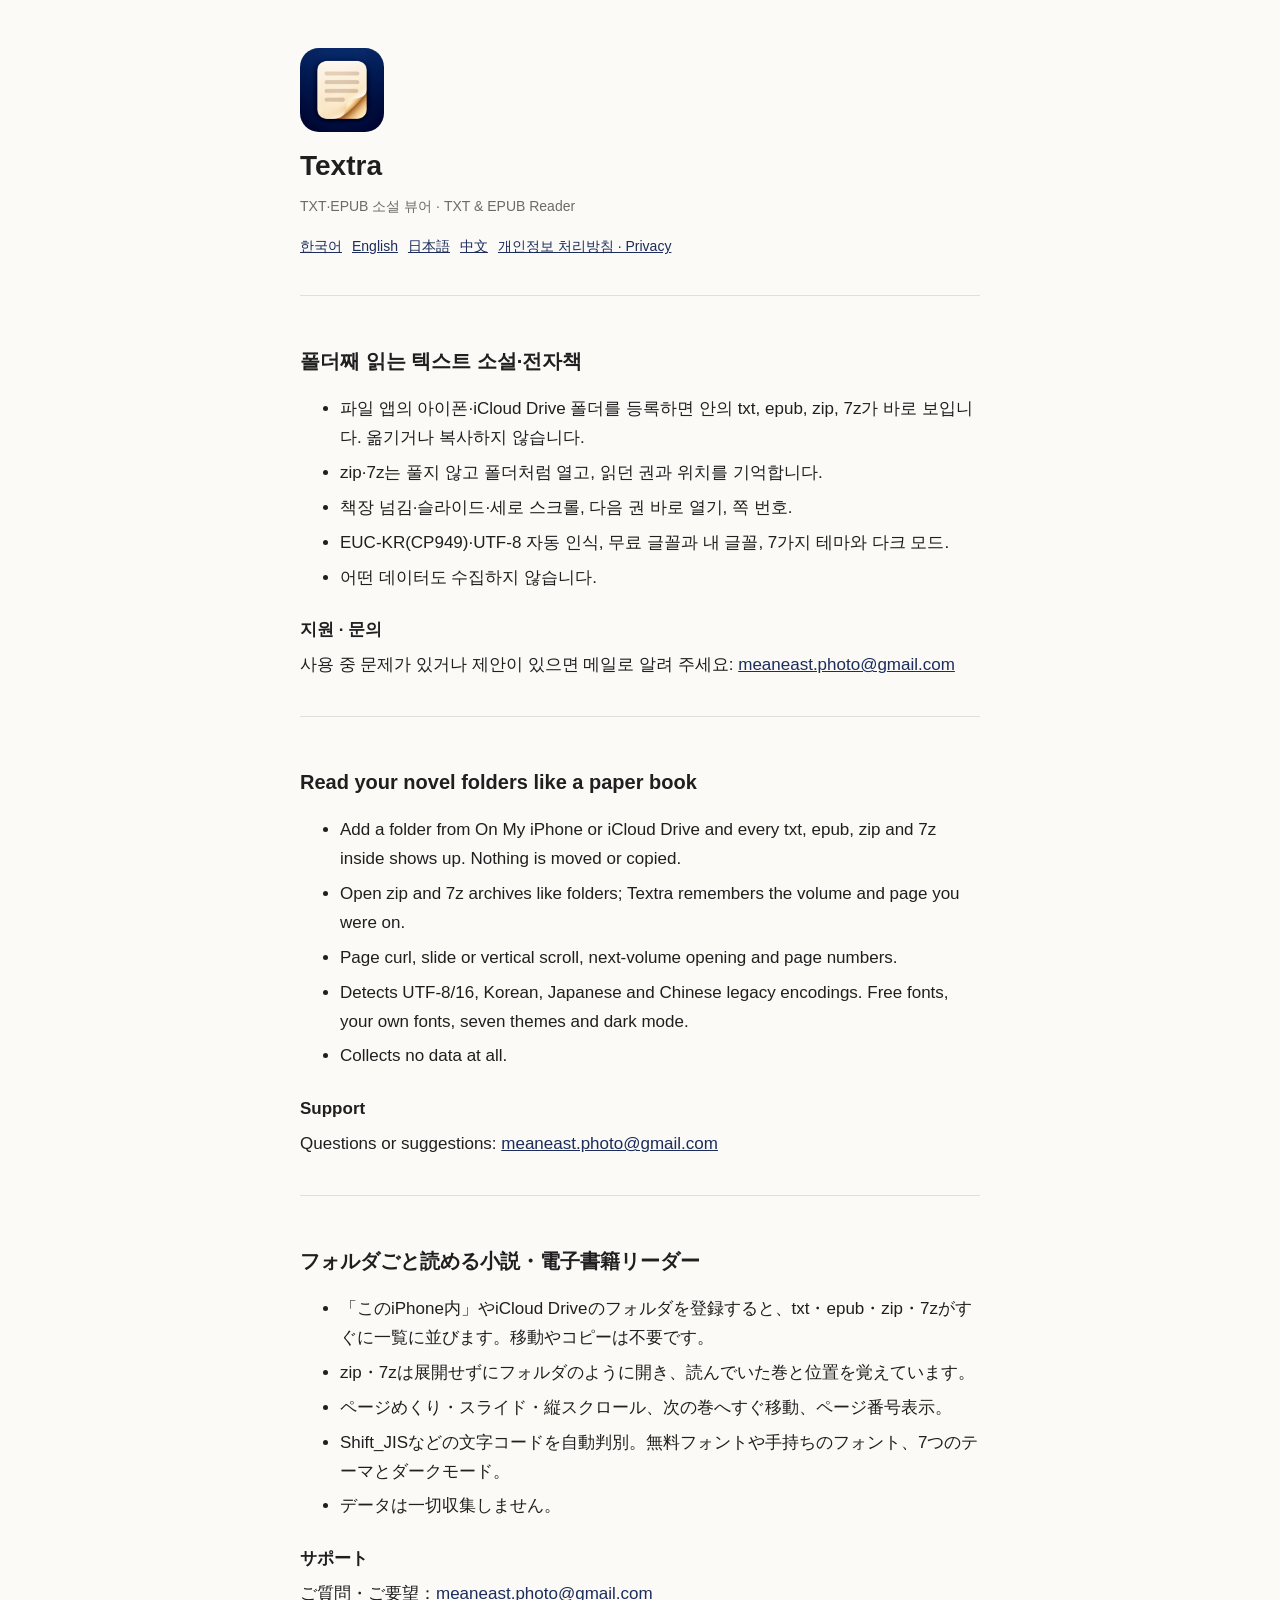
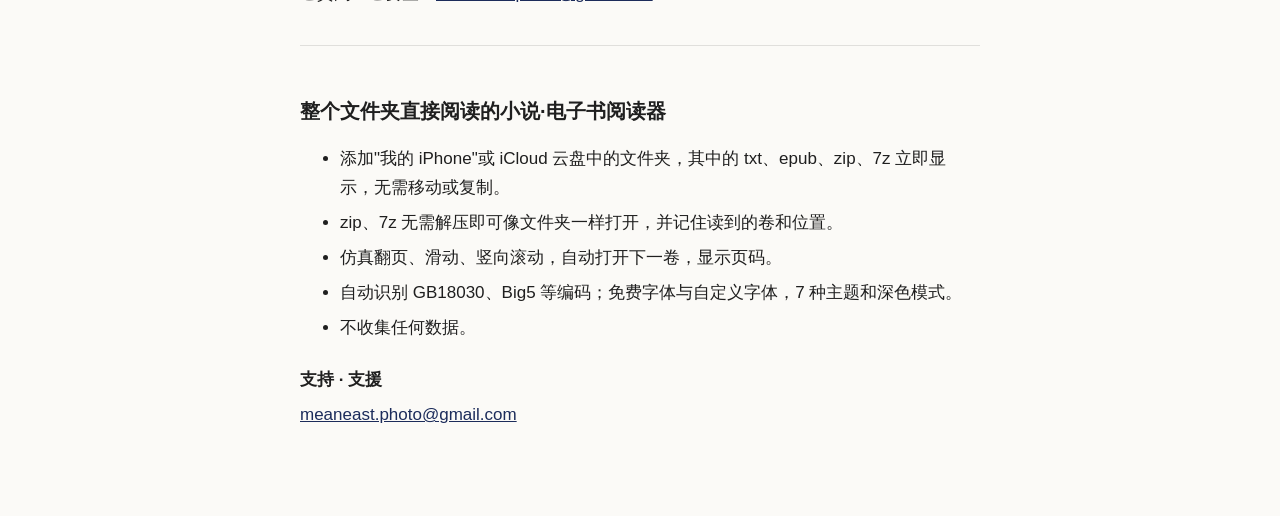
<file: index.html>
<!doctype html>
<html lang="ko">
<head>
<meta charset="utf-8">
<meta name="viewport" content="width=device-width,initial-scale=1">
<title>Textra - TXT·EPUB 소설 뷰어</title>
<meta name="description" content="아이폰과 iCloud Drive의 소설 폴더를 그대로 등록하고 종이책처럼 넘겨 읽는 TXT·EPUB 뷰어.">
<link rel="stylesheet" href="style.css">
</head>
<body>
<main>
<img class="icon" src="icon.png" alt="Textra">
<h1>Textra</h1>
<p class="muted">TXT·EPUB 소설 뷰어 · TXT &amp; EPUB Reader</p>
<nav><a href="#ko">한국어</a><a href="#en">English</a><a href="#ja">日本語</a><a href="#zh">中文</a><a href="privacy.html">개인정보 처리방침 · Privacy</a></nav>

<section id="ko" lang="ko">
<h2>폴더째 읽는 텍스트 소설·전자책</h2>
<ul>
<li>파일 앱의 아이폰·iCloud Drive 폴더를 등록하면 안의 txt, epub, zip, 7z가 바로 보입니다. 옮기거나 복사하지 않습니다.</li>
<li>zip·7z는 풀지 않고 폴더처럼 열고, 읽던 권과 위치를 기억합니다.</li>
<li>책장 넘김·슬라이드·세로 스크롤, 다음 권 바로 열기, 쪽 번호.</li>
<li>EUC-KR(CP949)·UTF-8 자동 인식, 무료 글꼴과 내 글꼴, 7가지 테마와 다크 모드.</li>
<li>어떤 데이터도 수집하지 않습니다.</li>
</ul>
<h3>지원 · 문의</h3>
<p>사용 중 문제가 있거나 제안이 있으면 메일로 알려 주세요: <a href="mailto:meaneast.photo@gmail.com">meaneast.photo@gmail.com</a></p>
</section>

<section id="en" lang="en">
<h2>Read your novel folders like a paper book</h2>
<ul>
<li>Add a folder from On My iPhone or iCloud Drive and every txt, epub, zip and 7z inside shows up. Nothing is moved or copied.</li>
<li>Open zip and 7z archives like folders; Textra remembers the volume and page you were on.</li>
<li>Page curl, slide or vertical scroll, next-volume opening and page numbers.</li>
<li>Detects UTF-8/16, Korean, Japanese and Chinese legacy encodings. Free fonts, your own fonts, seven themes and dark mode.</li>
<li>Collects no data at all.</li>
</ul>
<h3>Support</h3>
<p>Questions or suggestions: <a href="mailto:meaneast.photo@gmail.com">meaneast.photo@gmail.com</a></p>
</section>

<section id="ja" lang="ja">
<h2>フォルダごと読める小説・電子書籍リーダー</h2>
<ul>
<li>「このiPhone内」やiCloud Driveのフォルダを登録すると、txt・epub・zip・7zがすぐに一覧に並びます。移動やコピーは不要です。</li>
<li>zip・7zは展開せずにフォルダのように開き、読んでいた巻と位置を覚えています。</li>
<li>ページめくり・スライド・縦スクロール、次の巻へすぐ移動、ページ番号表示。</li>
<li>Shift_JISなどの文字コードを自動判別。無料フォントや手持ちのフォント、7つのテーマとダークモード。</li>
<li>データは一切収集しません。</li>
</ul>
<h3>サポート</h3>
<p>ご質問・ご要望：<a href="mailto:meaneast.photo@gmail.com">meaneast.photo@gmail.com</a></p>
</section>

<section id="zh" lang="zh-Hans">
<h2>整个文件夹直接阅读的小说·电子书阅读器</h2>
<ul>
<li>添加"我的 iPhone"或 iCloud 云盘中的文件夹，其中的 txt、epub、zip、7z 立即显示，无需移动或复制。</li>
<li>zip、7z 无需解压即可像文件夹一样打开，并记住读到的卷和位置。</li>
<li>仿真翻页、滑动、竖向滚动，自动打开下一卷，显示页码。</li>
<li>自动识别 GB18030、Big5 等编码；免费字体与自定义字体，7 种主题和深色模式。</li>
<li>不收集任何数据。</li>
</ul>
<h3>支持 · 支援</h3>
<p><a href="mailto:meaneast.photo@gmail.com">meaneast.photo@gmail.com</a></p>
</section>
</main>
</body>
</html>
</file>
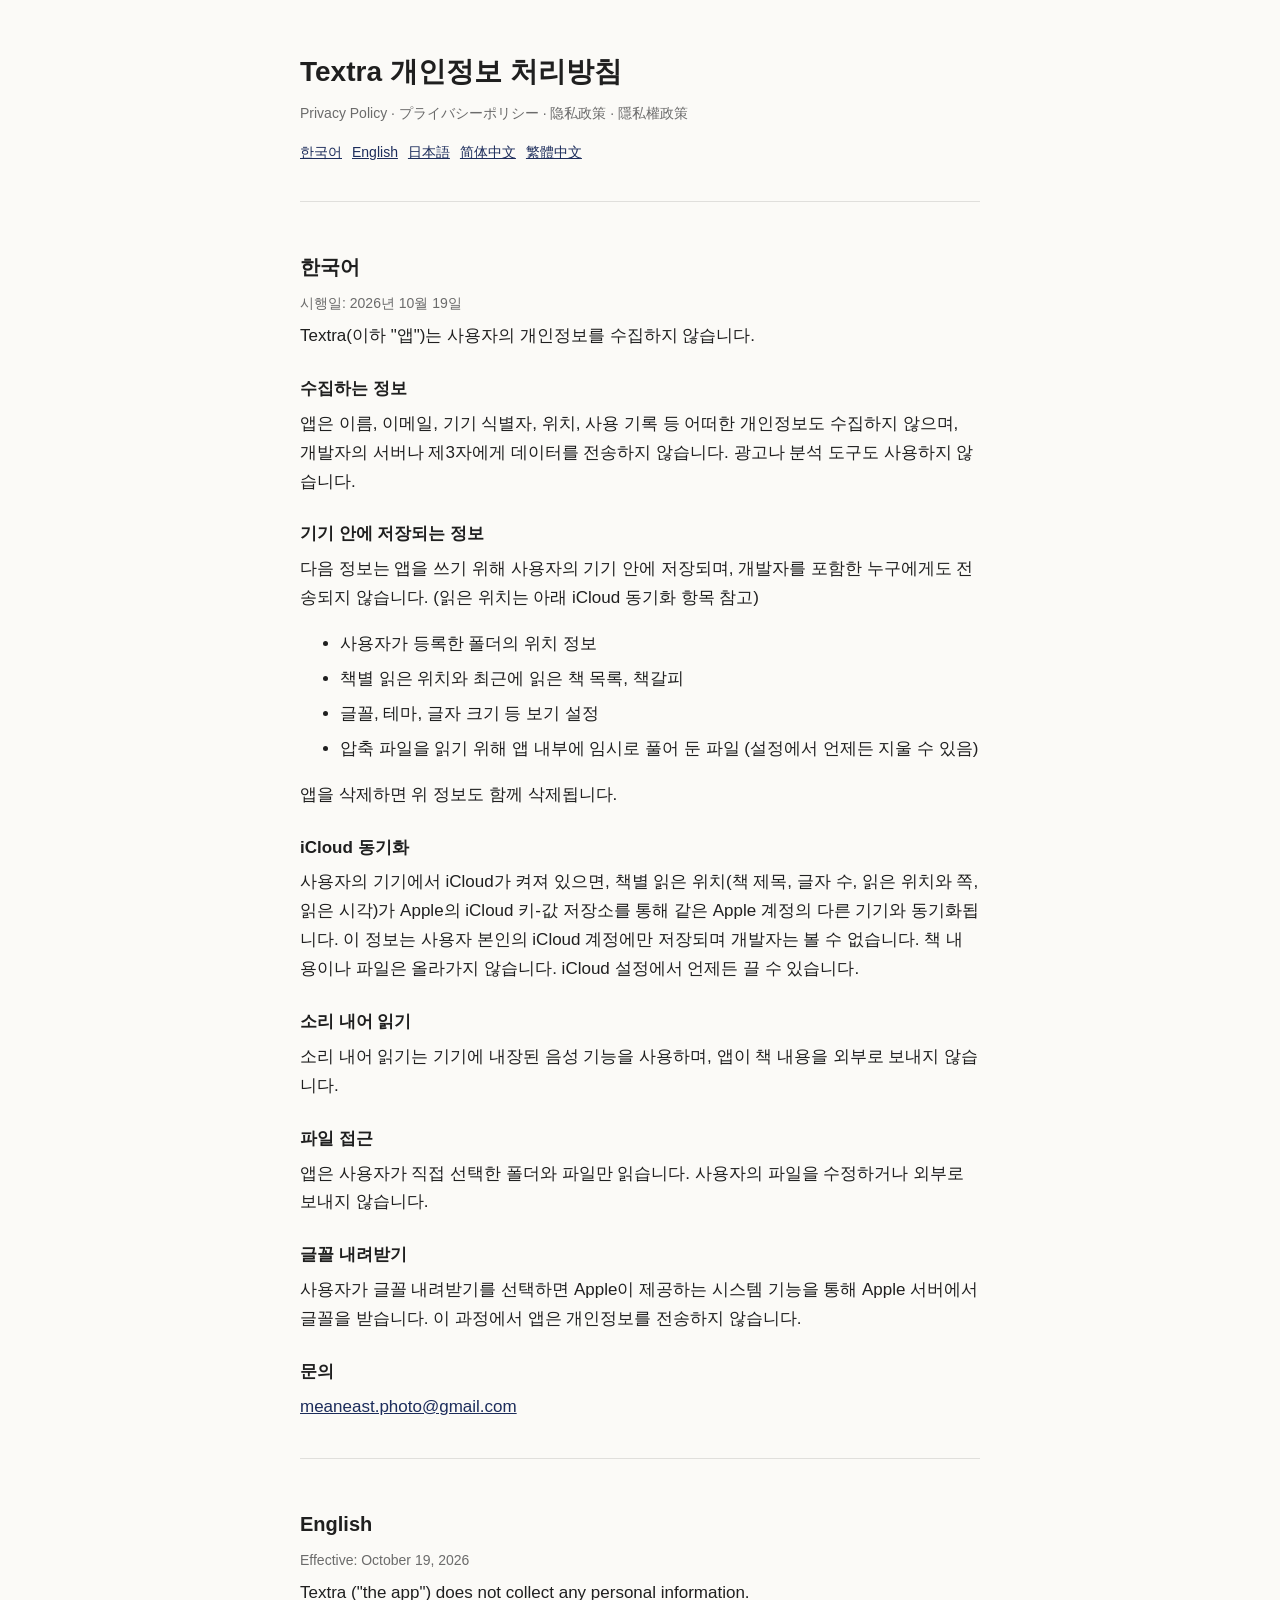
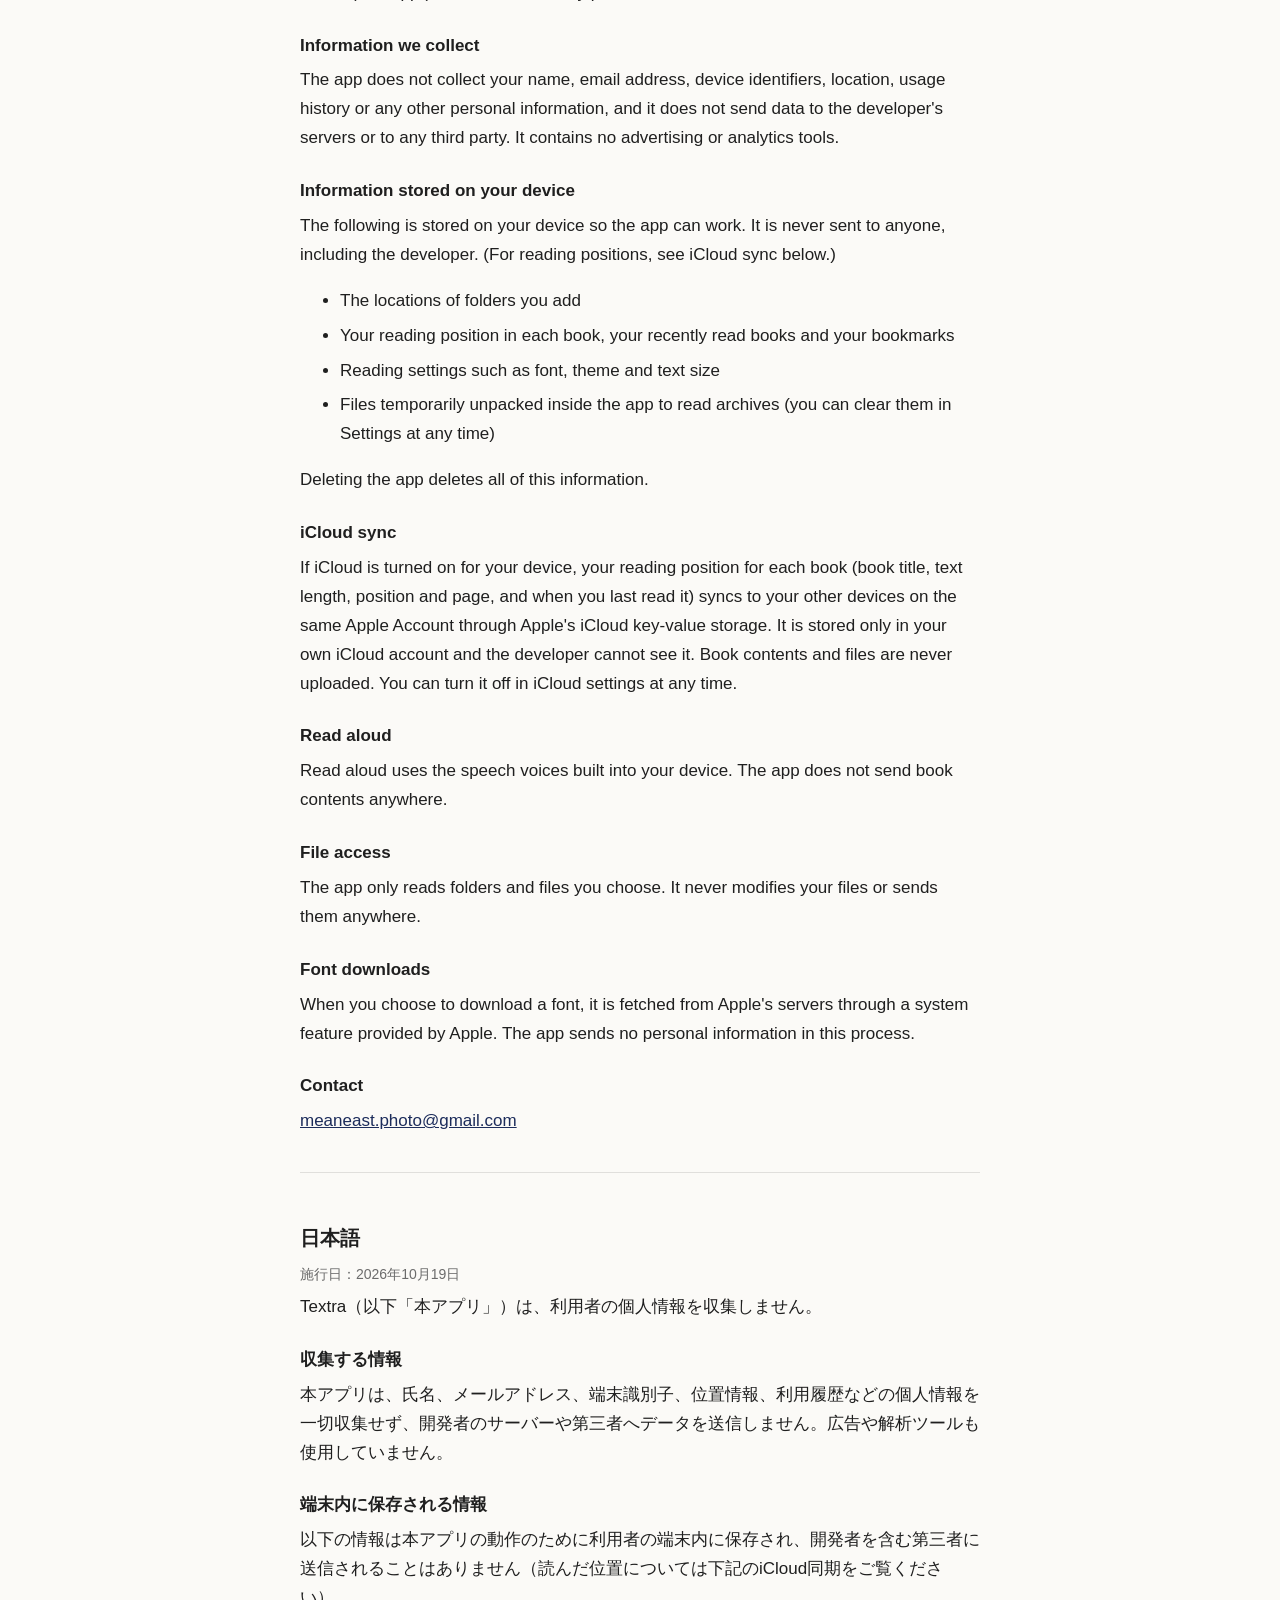
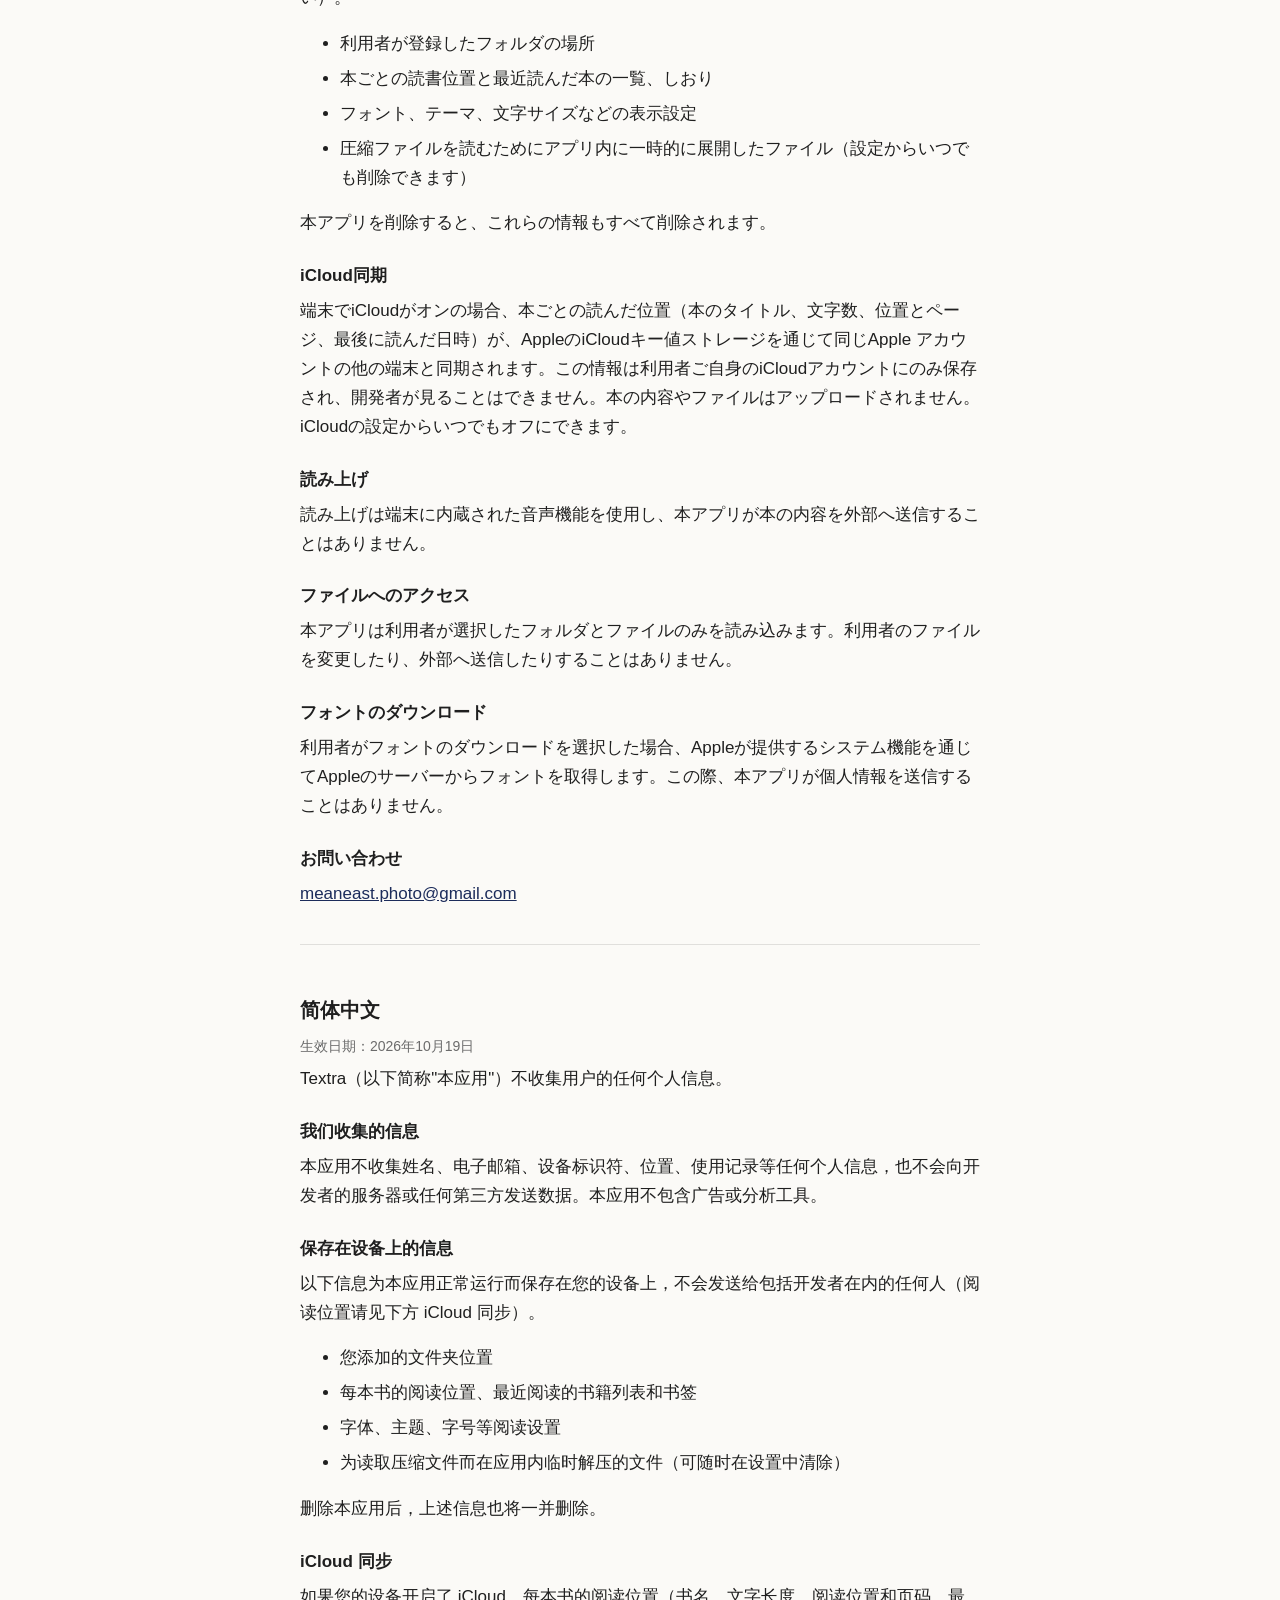
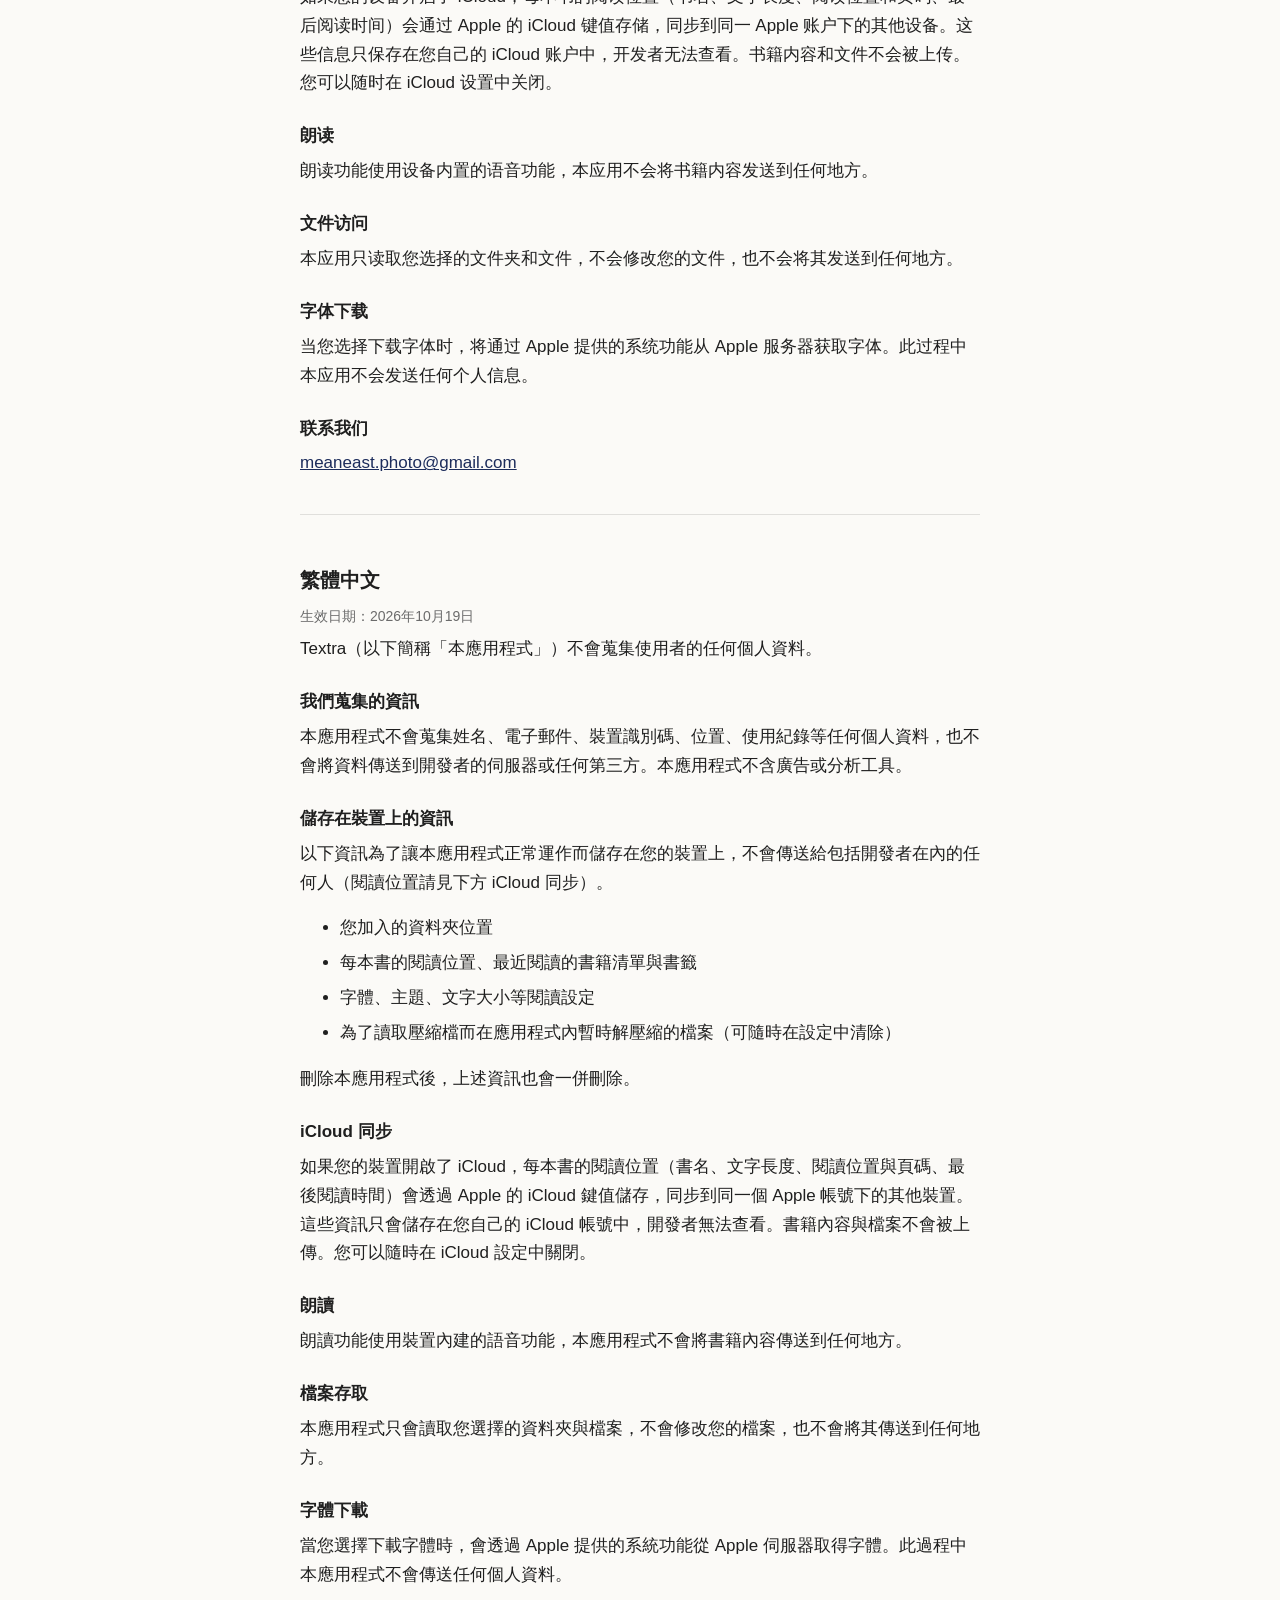
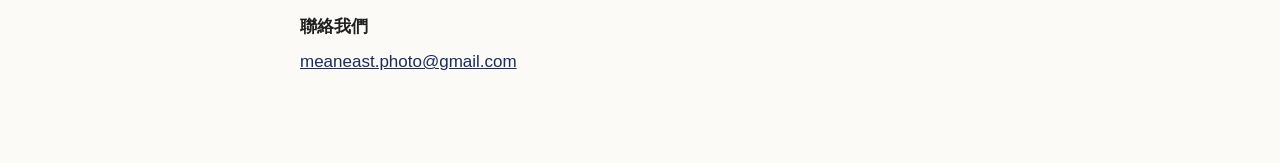
<file: privacy.html>
<!doctype html>
<html lang="ko">
<head>
<meta charset="utf-8">
<meta name="viewport" content="width=device-width,initial-scale=1">
<title>Textra 개인정보 처리방침 · Privacy Policy</title>
<link rel="stylesheet" href="style.css">
</head>
<body>
<main>
<h1>Textra 개인정보 처리방침</h1>
<p class="muted">Privacy Policy · プライバシーポリシー · 隐私政策 · 隱私權政策</p>
<nav><a href="#ko">한국어</a><a href="#en">English</a><a href="#ja">日本語</a><a href="#zh-Hans">简体中文</a><a href="#zh-Hant">繁體中文</a></nav>

<section id="ko" lang="ko">
<h2>한국어</h2>
<p class="muted">시행일: 2026년 10월 19일</p>
<p>Textra(이하 "앱")는 사용자의 개인정보를 수집하지 않습니다.</p>
<h3>수집하는 정보</h3>
<p>앱은 이름, 이메일, 기기 식별자, 위치, 사용 기록 등 어떠한 개인정보도 수집하지 않으며, 개발자의 서버나 제3자에게 데이터를 전송하지 않습니다. 광고나 분석 도구도 사용하지 않습니다.</p>
<h3>기기 안에 저장되는 정보</h3>
<p>다음 정보는 앱을 쓰기 위해 사용자의 기기 안에 저장되며, 개발자를 포함한 누구에게도 전송되지 않습니다. (읽은 위치는 아래 iCloud 동기화 항목 참고)</p>
<ul>
<li>사용자가 등록한 폴더의 위치 정보</li>
<li>책별 읽은 위치와 최근에 읽은 책 목록, 책갈피</li>
<li>글꼴, 테마, 글자 크기 등 보기 설정</li>
<li>압축 파일을 읽기 위해 앱 내부에 임시로 풀어 둔 파일 (설정에서 언제든 지울 수 있음)</li>
</ul>
<p>앱을 삭제하면 위 정보도 함께 삭제됩니다.</p>
<h3>iCloud 동기화</h3>
<p>사용자의 기기에서 iCloud가 켜져 있으면, 책별 읽은 위치(책 제목, 글자 수, 읽은 위치와 쪽, 읽은 시각)가 Apple의 iCloud 키-값 저장소를 통해 같은 Apple 계정의 다른 기기와 동기화됩니다. 이 정보는 사용자 본인의 iCloud 계정에만 저장되며 개발자는 볼 수 없습니다. 책 내용이나 파일은 올라가지 않습니다. iCloud 설정에서 언제든 끌 수 있습니다.</p>
<h3>소리 내어 읽기</h3>
<p>소리 내어 읽기는 기기에 내장된 음성 기능을 사용하며, 앱이 책 내용을 외부로 보내지 않습니다.</p>
<h3>파일 접근</h3>
<p>앱은 사용자가 직접 선택한 폴더와 파일만 읽습니다. 사용자의 파일을 수정하거나 외부로 보내지 않습니다.</p>
<h3>글꼴 내려받기</h3>
<p>사용자가 글꼴 내려받기를 선택하면 Apple이 제공하는 시스템 기능을 통해 Apple 서버에서 글꼴을 받습니다. 이 과정에서 앱은 개인정보를 전송하지 않습니다.</p>
<h3>문의</h3>
<p><a href="mailto:meaneast.photo@gmail.com">meaneast.photo@gmail.com</a></p>
</section>

<section id="en" lang="en">
<h2>English</h2>
<p class="muted">Effective: October 19, 2026</p>
<p>Textra ("the app") does not collect any personal information.</p>
<h3>Information we collect</h3>
<p>The app does not collect your name, email address, device identifiers, location, usage history or any other personal information, and it does not send data to the developer's servers or to any third party. It contains no advertising or analytics tools.</p>
<h3>Information stored on your device</h3>
<p>The following is stored on your device so the app can work. It is never sent to anyone, including the developer. (For reading positions, see iCloud sync below.)</p>
<ul>
<li>The locations of folders you add</li>
<li>Your reading position in each book, your recently read books and your bookmarks</li>
<li>Reading settings such as font, theme and text size</li>
<li>Files temporarily unpacked inside the app to read archives (you can clear them in Settings at any time)</li>
</ul>
<p>Deleting the app deletes all of this information.</p>
<h3>iCloud sync</h3>
<p>If iCloud is turned on for your device, your reading position for each book (book title, text length, position and page, and when you last read it) syncs to your other devices on the same Apple Account through Apple's iCloud key-value storage. It is stored only in your own iCloud account and the developer cannot see it. Book contents and files are never uploaded. You can turn it off in iCloud settings at any time.</p>
<h3>Read aloud</h3>
<p>Read aloud uses the speech voices built into your device. The app does not send book contents anywhere.</p>
<h3>File access</h3>
<p>The app only reads folders and files you choose. It never modifies your files or sends them anywhere.</p>
<h3>Font downloads</h3>
<p>When you choose to download a font, it is fetched from Apple's servers through a system feature provided by Apple. The app sends no personal information in this process.</p>
<h3>Contact</h3>
<p><a href="mailto:meaneast.photo@gmail.com">meaneast.photo@gmail.com</a></p>
</section>

<section id="ja" lang="ja">
<h2>日本語</h2>
<p class="muted">施行日：2026年10月19日</p>
<p>Textra（以下「本アプリ」）は、利用者の個人情報を収集しません。</p>
<h3>収集する情報</h3>
<p>本アプリは、氏名、メールアドレス、端末識別子、位置情報、利用履歴などの個人情報を一切収集せず、開発者のサーバーや第三者へデータを送信しません。広告や解析ツールも使用していません。</p>
<h3>端末内に保存される情報</h3>
<p>以下の情報は本アプリの動作のために利用者の端末内に保存され、開発者を含む第三者に送信されることはありません（読んだ位置については下記のiCloud同期をご覧ください）。</p>
<ul>
<li>利用者が登録したフォルダの場所</li>
<li>本ごとの読書位置と最近読んだ本の一覧、しおり</li>
<li>フォント、テーマ、文字サイズなどの表示設定</li>
<li>圧縮ファイルを読むためにアプリ内に一時的に展開したファイル（設定からいつでも削除できます）</li>
</ul>
<p>本アプリを削除すると、これらの情報もすべて削除されます。</p>
<h3>iCloud同期</h3>
<p>端末でiCloudがオンの場合、本ごとの読んだ位置（本のタイトル、文字数、位置とページ、最後に読んだ日時）が、AppleのiCloudキー値ストレージを通じて同じApple アカウントの他の端末と同期されます。この情報は利用者ご自身のiCloudアカウントにのみ保存され、開発者が見ることはできません。本の内容やファイルはアップロードされません。iCloudの設定からいつでもオフにできます。</p>
<h3>読み上げ</h3>
<p>読み上げは端末に内蔵された音声機能を使用し、本アプリが本の内容を外部へ送信することはありません。</p>
<h3>ファイルへのアクセス</h3>
<p>本アプリは利用者が選択したフォルダとファイルのみを読み込みます。利用者のファイルを変更したり、外部へ送信したりすることはありません。</p>
<h3>フォントのダウンロード</h3>
<p>利用者がフォントのダウンロードを選択した場合、Appleが提供するシステム機能を通じてAppleのサーバーからフォントを取得します。この際、本アプリが個人情報を送信することはありません。</p>
<h3>お問い合わせ</h3>
<p><a href="mailto:meaneast.photo@gmail.com">meaneast.photo@gmail.com</a></p>
</section>

<section id="zh-Hans" lang="zh-Hans">
<h2>简体中文</h2>
<p class="muted">生效日期：2026年10月19日</p>
<p>Textra（以下简称"本应用"）不收集用户的任何个人信息。</p>
<h3>我们收集的信息</h3>
<p>本应用不收集姓名、电子邮箱、设备标识符、位置、使用记录等任何个人信息，也不会向开发者的服务器或任何第三方发送数据。本应用不包含广告或分析工具。</p>
<h3>保存在设备上的信息</h3>
<p>以下信息为本应用正常运行而保存在您的设备上，不会发送给包括开发者在内的任何人（阅读位置请见下方 iCloud 同步）。</p>
<ul>
<li>您添加的文件夹位置</li>
<li>每本书的阅读位置、最近阅读的书籍列表和书签</li>
<li>字体、主题、字号等阅读设置</li>
<li>为读取压缩文件而在应用内临时解压的文件（可随时在设置中清除）</li>
</ul>
<p>删除本应用后，上述信息也将一并删除。</p>
<h3>iCloud 同步</h3>
<p>如果您的设备开启了 iCloud，每本书的阅读位置（书名、文字长度、阅读位置和页码、最后阅读时间）会通过 Apple 的 iCloud 键值存储，同步到同一 Apple 账户下的其他设备。这些信息只保存在您自己的 iCloud 账户中，开发者无法查看。书籍内容和文件不会被上传。您可以随时在 iCloud 设置中关闭。</p>
<h3>朗读</h3>
<p>朗读功能使用设备内置的语音功能，本应用不会将书籍内容发送到任何地方。</p>
<h3>文件访问</h3>
<p>本应用只读取您选择的文件夹和文件，不会修改您的文件，也不会将其发送到任何地方。</p>
<h3>字体下载</h3>
<p>当您选择下载字体时，将通过 Apple 提供的系统功能从 Apple 服务器获取字体。此过程中本应用不会发送任何个人信息。</p>
<h3>联系我们</h3>
<p><a href="mailto:meaneast.photo@gmail.com">meaneast.photo@gmail.com</a></p>
</section>

<section id="zh-Hant" lang="zh-Hant">
<h2>繁體中文</h2>
<p class="muted">生效日期：2026年10月19日</p>
<p>Textra（以下簡稱「本應用程式」）不會蒐集使用者的任何個人資料。</p>
<h3>我們蒐集的資訊</h3>
<p>本應用程式不會蒐集姓名、電子郵件、裝置識別碼、位置、使用紀錄等任何個人資料，也不會將資料傳送到開發者的伺服器或任何第三方。本應用程式不含廣告或分析工具。</p>
<h3>儲存在裝置上的資訊</h3>
<p>以下資訊為了讓本應用程式正常運作而儲存在您的裝置上，不會傳送給包括開發者在內的任何人（閱讀位置請見下方 iCloud 同步）。</p>
<ul>
<li>您加入的資料夾位置</li>
<li>每本書的閱讀位置、最近閱讀的書籍清單與書籤</li>
<li>字體、主題、文字大小等閱讀設定</li>
<li>為了讀取壓縮檔而在應用程式內暫時解壓縮的檔案（可隨時在設定中清除）</li>
</ul>
<p>刪除本應用程式後，上述資訊也會一併刪除。</p>
<h3>iCloud 同步</h3>
<p>如果您的裝置開啟了 iCloud，每本書的閱讀位置（書名、文字長度、閱讀位置與頁碼、最後閱讀時間）會透過 Apple 的 iCloud 鍵值儲存，同步到同一個 Apple 帳號下的其他裝置。這些資訊只會儲存在您自己的 iCloud 帳號中，開發者無法查看。書籍內容與檔案不會被上傳。您可以隨時在 iCloud 設定中關閉。</p>
<h3>朗讀</h3>
<p>朗讀功能使用裝置內建的語音功能，本應用程式不會將書籍內容傳送到任何地方。</p>
<h3>檔案存取</h3>
<p>本應用程式只會讀取您選擇的資料夾與檔案，不會修改您的檔案，也不會將其傳送到任何地方。</p>
<h3>字體下載</h3>
<p>當您選擇下載字體時，會透過 Apple 提供的系統功能從 Apple 伺服器取得字體。此過程中本應用程式不會傳送任何個人資料。</p>
<h3>聯絡我們</h3>
<p><a href="mailto:meaneast.photo@gmail.com">meaneast.photo@gmail.com</a></p>
</section>
</main>
</body>
</html>
</file>
<file: style.css>
:root{color-scheme:light dark;--bg:#fbfaf7;--fg:#1f1f1f;--muted:#6b6b6b;--accent:#1c2c5b}
@media(prefers-color-scheme:dark){:root{--bg:#141414;--fg:#e8e6e1;--muted:#9a9a9a;--accent:#9db1ea}}
body{margin:0;background:var(--bg);color:var(--fg);font:17px/1.7 -apple-system,BlinkMacSystemFont,"Apple SD Gothic Neo","Hiragino Sans","PingFang SC",sans-serif}
main{max-width:680px;margin:0 auto;padding:48px 22px 80px}
h1{font-size:28px;margin:0 0 4px}h2{font-size:20px;margin:40px 0 8px}h3{font-size:17px;margin:24px 0 4px}
p,li{margin:6px 0}.muted{color:var(--muted);font-size:14px}a{color:var(--accent)}
nav{display:flex;flex-wrap:wrap;gap:10px;margin:16px 0 8px;font-size:14px}
section{border-top:1px solid color-mix(in srgb,var(--fg) 12%,transparent);margin-top:36px;padding-top:8px}
img.icon{width:84px;height:84px;border-radius:19px}
</file>
